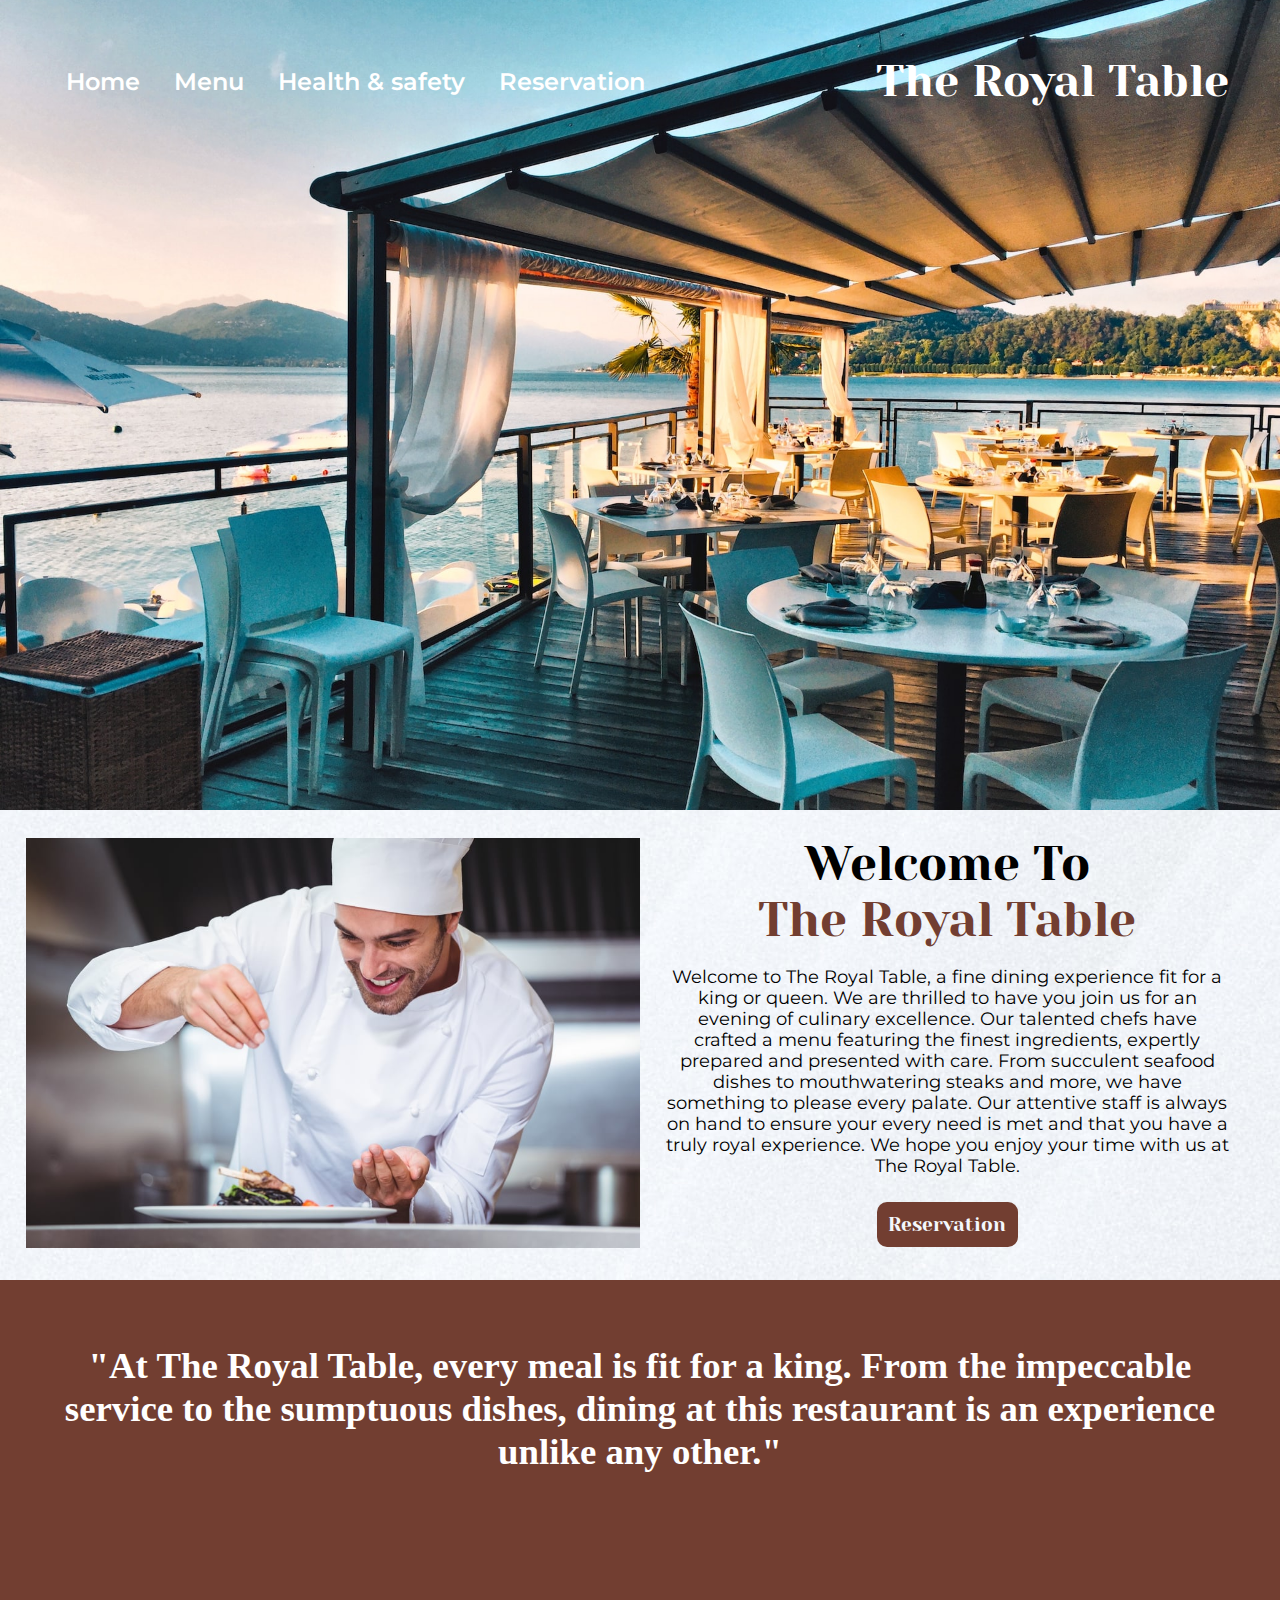
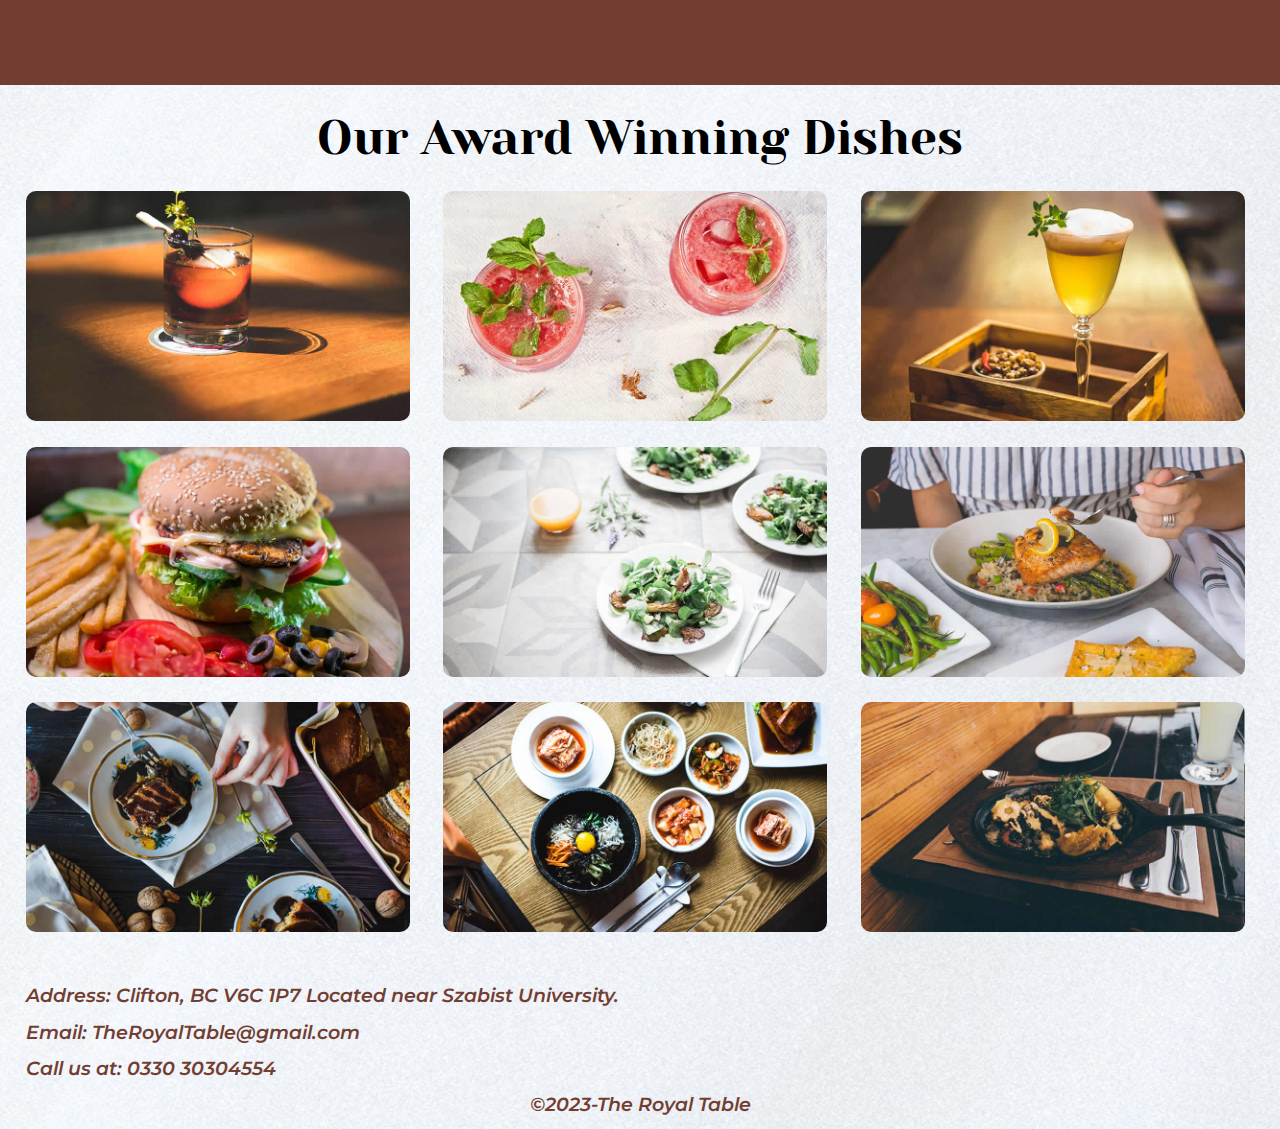
<file: index.html>
<!DOCTYPE html>
<html lang="en">
  <head>
    <meta charset="UTF-8" />
    <meta http-equiv="X-UA-Compatible" content="IE=edge" />

    <meta name="description" content="Experience royal dining at The Royal Table, a luxurious restaurant offering delectable dishes and impeccable service."/>
    <meta name="viewport" content="width=device-width, initial-scale=1.0" />
    <link rel="stylesheet" href="style.css" />
    <link rel="shortcut icon" href="fav.png?" type="image/x-icon" />
    <script src="script.js" defer></script>
    <title>The Royal Table</title>
  </head>
  <body>
    <header>
      <nav class="nav">
        <ul>
          <li><a href="index.html">Home</a></li>
          <li><a href="Menu.html">Menu</a></li>
          <li><a href="health&safety.html">Health & safety</a></li>
          <li><a href="reservation.html">Reservation</a></li>
        </ul>
        <p class="logo">
          The Royal Table
        </p>
      </nav>
      <div class="forsmallscreen">
      <img src="menu.png" alt="" height="30px" id="menu_logo" />
      <p class="logo_small">
        The Royal Table
      </p>
    </div>
      <div class="small_screen">
        <nav>
          <ul>
            <li><a href="index.html">Home</a></li>
            <li><a href="Menu.html">Menu</a></li>
            <li><a href="health&safety.html">Health & safety</a></li>
            <li><a href="reservation.html">Reservation</a></li>
          </ul>
        </nav>
      </div>
    </header>
    <section class="section1">
      <div>
        <img src="master_chef.jpg" alt="" />
      </div>
      <div>
        <h2>Welcome To <br /><span>The Royal Table</span></h2>
        <p>
          Welcome to The Royal Table, a fine dining experience fit for a king or
          queen. We are thrilled to have you join us for an evening of culinary
          excellence. Our talented chefs have crafted a menu featuring the
          finest ingredients, expertly prepared and presented with care. From
          succulent seafood dishes to mouthwatering steaks and more, we have
          something to please every palate. Our attentive staff is always on
          hand to ensure your every need is met and that you have a truly royal
          experience. We hope you enjoy your time with us at The Royal Table.
        </p>
        <p class="btn"><a href="reservation.html">Reservation</a></p>
      </div>
    </section>
    <section class="section2">
      <p class="quote">
        "At The Royal Table, every meal is fit for a king. From the impeccable service to the sumptuous dishes, dining at this restaurant is an experience unlike any other."
      </p>
    </section>
    <section class="section3">
      <h1>Our Award Winning Dishes</h1>
      <div class="grid">
        <div>
          <img src="img-01.jpg" alt="not found" />
        </div>
        <div>
          <img src="img-02.jpg" alt="not found" />
        </div>
        <div>
          <img src="img-03.jpg" alt="not found" />
        </div>
        <div>
          <img src="img-04.jpg" alt="not found" />
        </div>
        <div>
          <img src="img-05.jpg" alt="not found" />
        </div>
        <div>
          <img src="img-06.jpg" alt="not found" />
        </div>
        <div>
          <img src="img-07.jpg" alt="not found" />
        </div>
        <div>
          <img src="img-08.jpg" alt="not found" />
        </div>
        <div>
          <img src="img-09.jpg" alt="not found" />
        </div>
      </div>
    </section>
    <footer>
      <address>
        <p>Address: Clifton, BC V6C 1P7 Located near Szabist University.</p>
        <p>Email: <a href="mailto:TheRoyalTable@gmail.com">TheRoyalTable@gmail.com</a></p>
        <p>Call us at: <a href="tel:0330 30304554">0330 30304554</a></p>
        <p class="copy">&copy;2023-The Royal Table</p>
    </footer>
  </body>
</html>
</file>
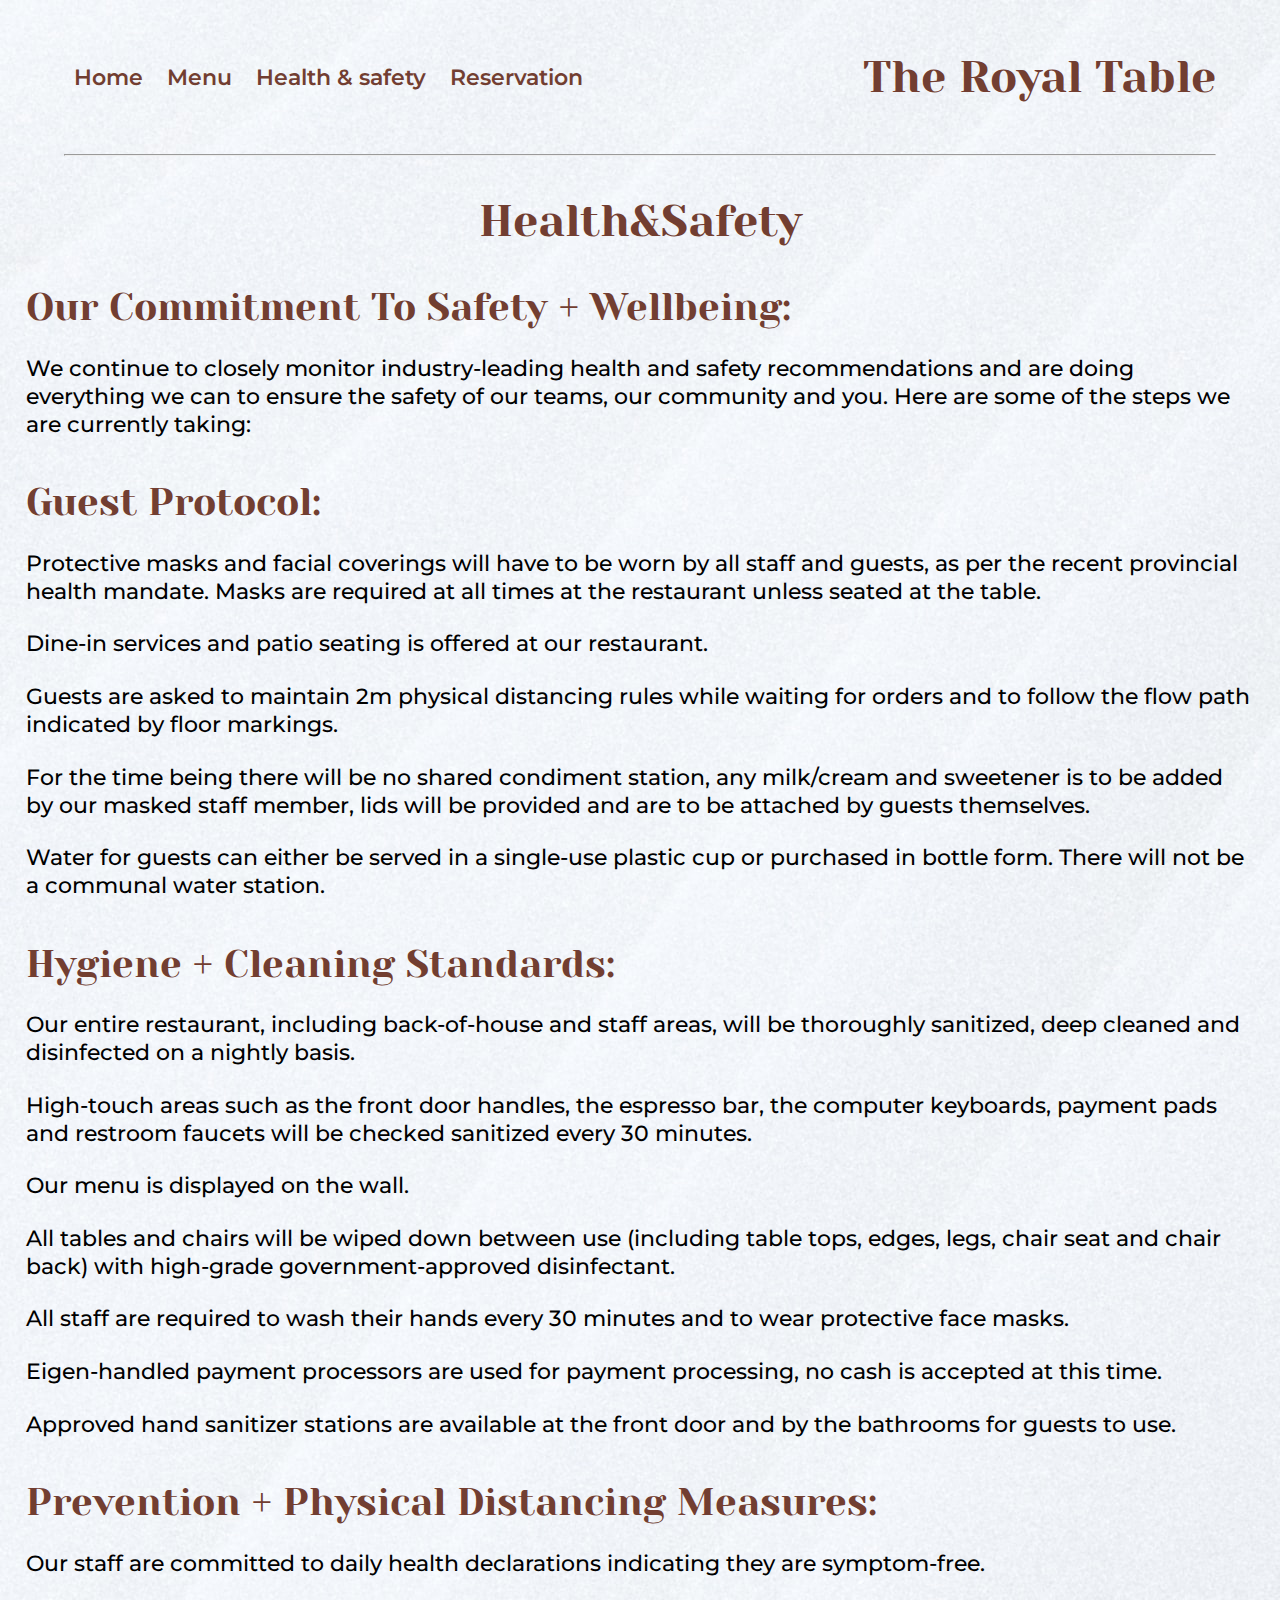
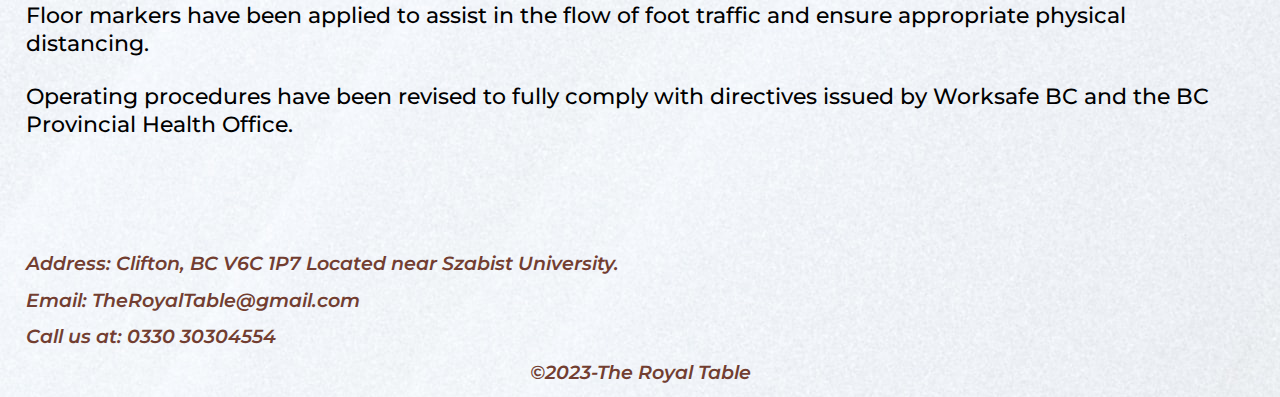
<file: health&safety.html>
<!DOCTYPE html>
<html lang="en">
  <head>
    <meta charset="UTF-8" />
    <meta http-equiv="X-UA-Compatible" content="IE=edge" />
    <meta name="viewport" content="width=device-width, initial-scale=1.0" />
    <link rel="stylesheet" href="health.css" />
    <link rel="stylesheet" href="style.css" />
    <script src="script.js" defer></script>
    <link rel="shortcut icon" href="fav.png?" type="image/x-icon" />
    <title>The Royal Table | Health & Safety</title>
  </head>
  <body>
    <nav id="nav" class="nav">
      <ul>
        <li><a href="index.html">Home</a></li>
        <li><a href="Menu.html">Menu</a></li>
        <li><a href="health&safety.html">Health & safety</a></li>
        <li><a href="reservation.html">Reservation</a></li>
      </ul>
      <p class="logo">The Royal Table </p>
    </nav>
    <div class="forsmallscreen">
    <img src="menu.png" alt="" height="30px" id="menu_logo" />
    <p class="logo_small">The Royal Table</p>
</div>
    <div class="small_screen">
      <nav>
        <ul>
          <li><a href="index.html">Home</a></li>
          <li><a href="Menu.html">Menu</a></li>
          <li><a href="health&safety.html">Health & safety</a></li>
          <li><a href="reservation.html">Reservation</a></li>
        </ul>
      </nav>
    </div>
    <hr />
    <h1>Health&Safety</h1>
    <section>
      <h3>Our Commitment To Safety + Wellbeing:</h3>
      <p>
        We continue to closely monitor industry-leading health and safety
        recommendations and are doing everything we can to ensure the safety of
        our teams, our community and you. Here are some of the steps we are
        currently taking:
      </p>
      <br />
      <h3>Guest Protocol:</h3>
      <p>
        Protective masks and facial coverings will have to be worn by all staff
        and guests, as per the recent provincial health mandate. Masks are
        required at all times at the restaurant unless seated at the table.
      </p>
      <p>Dine-in services and patio seating is offered at our restaurant.</p>
      <p>
        Guests are asked to maintain 2m physical distancing rules while waiting
        for orders and to follow the flow path indicated by floor markings.
      </p>
      <p>
        For the time being there will be no shared condiment station, any
        milk/cream and sweetener is to be added by our masked staff member, lids
        will be provided and are to be attached by guests themselves.
      </p>
      <p>
        Water for guests can either be served in a single-use plastic cup or
        purchased in bottle form. There will not be a communal water station.
      </p>
      <br />
      <h3>Hygiene + Cleaning Standards:</h3>
      <p>
        Our entire restaurant, including back-of-house and staff areas, will be
        thoroughly sanitized, deep cleaned and disinfected on a nightly basis.
      </p>
      <p>
        High-touch areas such as the front door handles, the espresso bar, the
        computer keyboards, payment pads and restroom faucets will be checked
        sanitized every 30 minutes.
      </p>
      <p>Our menu is displayed on the wall.</p>
      <p>
        All tables and chairs will be wiped down between use (including table
        tops, edges, legs, chair seat and chair back) with high-grade
        government-approved disinfectant.
      </p>
      <p>
        All staff are required to wash their hands every 30 minutes and to wear
        protective face masks.
      </p>
      <p>
        Eigen-handled payment processors are used for payment processing, no
        cash is accepted at this time.
      </p>
      <p>
        Approved hand sanitizer stations are available at the front door and by
        the bathrooms for guests to use.
      </p>
      <br />
      <h3>Prevention + Physical Distancing Measures:</h3>
      <p>
        Our staff are committed to daily health declarations indicating they are
        symptom-free.
      </p>
      <p>
        Floor markers have been applied to assist in the flow of foot traffic
        and ensure appropriate physical distancing.
      </p>
      <p>
        Operating procedures have been revised to fully comply with directives
        issued by Worksafe BC and the BC Provincial Health Office.
      </p>
    </section>
    <footer>
        <address>
          <p>Address: Clifton, BC V6C 1P7 Located near Szabist University.</p>
          <p>Email: <a href="mailto:TheRoyalTable@gmail.com">TheRoyalTable@gmail.com</a></p>
          <p>Call us at: <a href="tel:0330 30304554">0330 30304554</a></p>
          <p class="copy">&copy;2023-The Royal Table</p>
      </footer>
   
  </body>
</html>
</file>
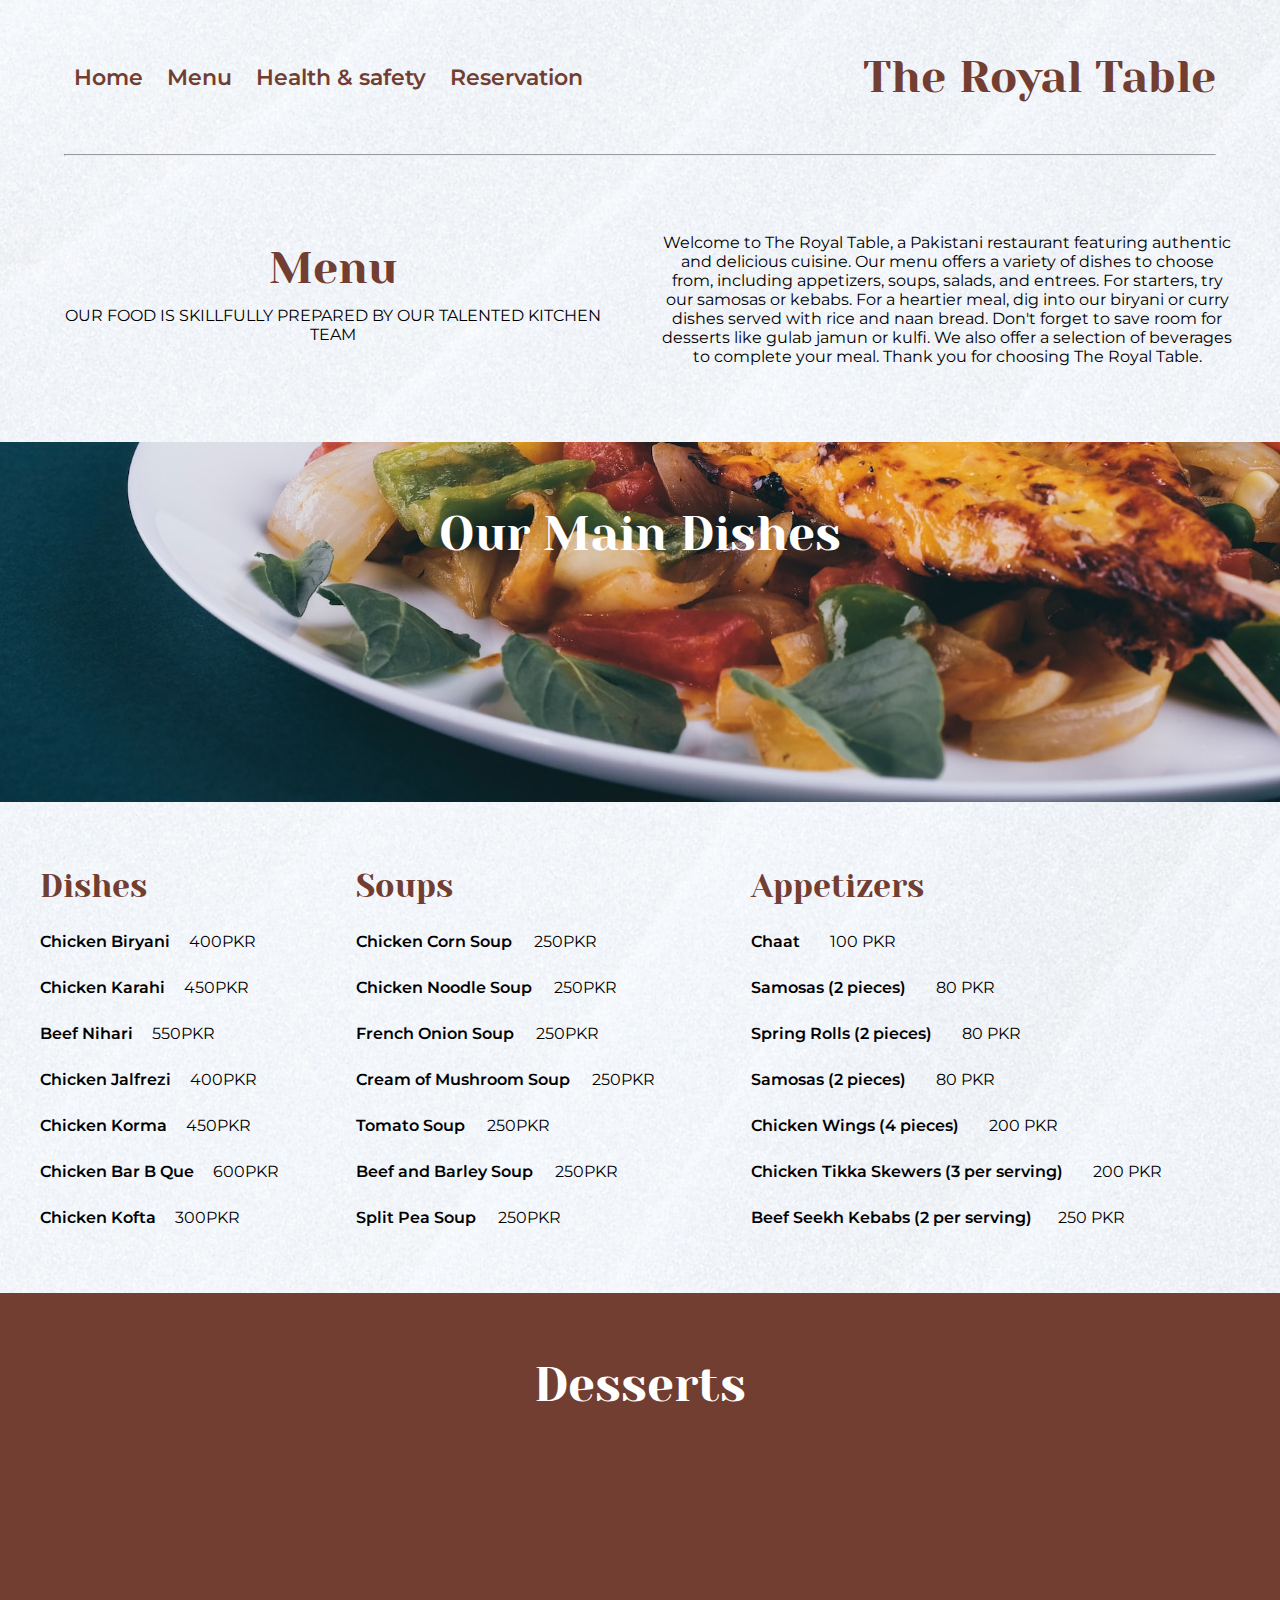
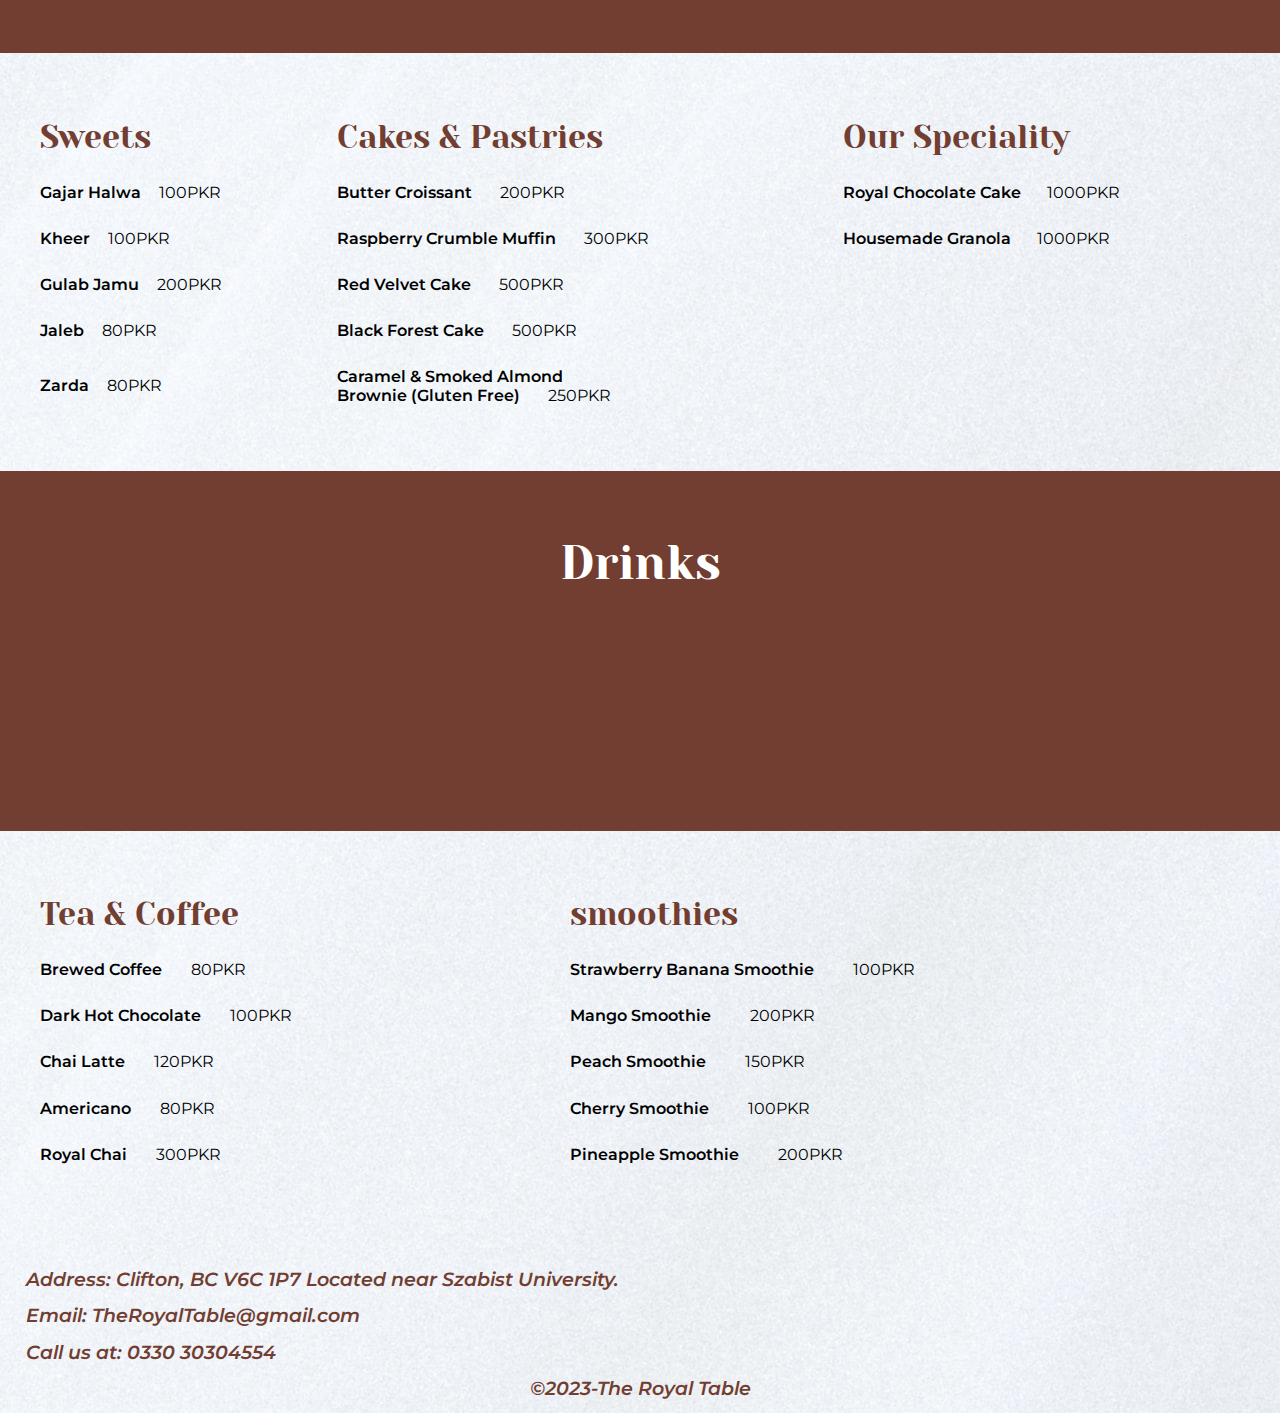
<file: Menu.html>
<!DOCTYPE html>
<html lang="en">
  <head>
    <meta charset="UTF-8" />
    <meta http-equiv="X-UA-Compatible" content="IE=edge" />
    <meta name="viewport" content="width=device-width, initial-scale=1.0" />
    <link rel="stylesheet" href="menu.css" />
    <link rel="stylesheet" href="style.css" />
    <link rel="stylesheet" href="health.css" />
    <script src="script.js" defer></script>
    <link rel="shortcut icon" href="fav.png?" type="image/x-icon" />
    <title>The Royal Table | Menu</title>
  </head>
  <body>
    <nav id="nav" class="nav">
      <ul>
        <li><a href="index.html">Home</a></li>
        <li><a href="Menu.html">Menu</a></li>
        <li><a href="health&safety.html">Health & safety</a></li>
        <li><a href="reservation.html">Reservation</a></li>
      </ul>
      <p class="logo">The Royal Table</p>
    </nav>
    <div class="forsmallscreen">
      <img src="menu.png" alt="" height="30px" id="menu_logo" />
      <p class="logo_small">The Royal Table</p>
    </div>
    <div class="small_screen">
      <nav>
        <ul>
          <li><a href="index.html">Home</a></li>
          <li><a href="Menu.html">Menu</a></li>
          <li><a href="health&safety.html">Health & safety</a></li>
          <li><a href="reservation.html">Reservation</a></li>
        </ul>
      </nav>
    </div>
    <hr />

    <div class="menu">
      <div>
        <h2>Menu</h2>
        <p>OUR FOOD IS SKILLFULLY PREPARED BY OUR TALENTED KITCHEN TEAM</p>
      </div>
      <div>
        <p>
          Welcome to The Royal Table, a Pakistani restaurant featuring authentic
          and delicious cuisine. Our menu offers a variety of dishes to choose
          from, including appetizers, soups, salads, and entrees. For starters,
          try our samosas or kebabs. For a heartier meal, dig into our biryani
          or curry dishes served with rice and naan bread. Don't forget to save
          room for desserts like gulab jamun or kulfi. We also offer a selection
          of beverages to complete your meal. Thank you for choosing The Royal
          Table.
        </p>
      </div>
    </div>
    <div class="main">
      <div class="background">
        <h2>Our Main Dishes</h2>
      </div>
      <table>
        <thead>
          <tr>
            <th>Dishes</th>
            <th>Soups</th>
            <th>Appetizers</th>
          </tr>
        </thead>
        <tbody>
          <tr>
            <td>Chicken Biryani <span>400PKR</span></td>
            <td>Chicken Corn Soup <span>250PKR</span></td>
            <td>Chaat <span>100 PKR</span></td>
          </tr>
          <tr>
            <td>Chicken Karahi <span>450PKR</span></td>
            <td>Chicken Noodle Soup <span>250PKR</span></td>
            <td>Samosas (2 pieces) <span>80 PKR</span></td>
          </tr>
          <tr>
            <td>Beef Nihari <span>550PKR</span></td>
            <td>French Onion Soup <span>250PKR</span></td>
            <td>Spring Rolls (2 pieces) <span>80 PKR</span></td>
          </tr>
          <tr>
            <td>Chicken Jalfrezi <span>400PKR</span></td>
            <td>Cream of Mushroom Soup <span>250PKR</span></td>
            <td>Samosas (2 pieces) <span>80 PKR</span></td>
          </tr>
          <tr>
            <td>Chicken Korma <span>450PKR</span></td>
            <td>Tomato Soup <span>250PKR</span></td>
            <td>Chicken Wings (4 pieces) <span>200 PKR</span></td>
          </tr>
          <tr>
            <td>Chicken Bar B Que <span>600PKR</span></td>
            <td>Beef and Barley Soup <span>250PKR</span></td>
            <td>
              Chicken Tikka Skewers (3 per serving) <span>200 PKR</span>
            </td>
          </tr>
          <tr>
            <td>Chicken Kofta <span>300PKR</span></td>
            <td>Split Pea Soup <span>250PKR</span></td>
            <td>Beef Seekh Kebabs (2 per serving)<span>250 PKR</span></td>
          </tr>
        </tbody>
      </table>
    </div>
    <div class="dessert">
      <div class="background2">
        <h2>Desserts</h2>
      </div>
      <table>
        <thead>
          <tr>
            <th>Sweets</th>
            <th>Cakes & Pastries</th>
            <th>Our Speciality</th>
          </tr>
        </thead>
        <tbody>
          <tr>
            <td>Gajar Halwa <span>100PKR</span></td>
            <td>Butter Croissant <span>200PKR</span></td>
            <td>Royal Chocolate Cake <span>1000PKR</span></td>
          </tr>
          <tr>
            <td>Kheer <span>100PKR</span></td>
            <td>Raspberry Crumble Muffin <span>300PKR</span></td>
            <td>Housemade Granola <span>1000PKR</span></td>
          </tr>
          <tr>
            <td>Gulab Jamu <span>200PKR</span></td>
            <td>Red Velvet Cake <span>500PKR</span></td>
          </tr>
          <tr>
            <td>Jaleb <span>80PKR</span></td>
            <td>Black Forest Cake <span>500PKR</span></td>
          </tr>
          <tr>
            <td>Zarda <span>80PKR</span></td>
            <td>Caramel & Smoked Almond <br> Brownie (Gluten Free) <span>250PKR</span></td>
          </tr>
        </tbody>
      </table>
    </div>
    <div class="drink">
        <div class="background3">
            <h2>Drinks</h2>
          </div>
    
      <table>
        <thead>
            <tr>
                <th>Tea & Coffee</th>
                <th>smoothies</th>
            </tr>
        </thead>
        <tbody>
            <tr>
                <td>Brewed Coffee <span>80PKR</span></td>
                <td>Strawberry Banana Smoothie <span>100PKR</span></td>
            </tr>
            <tr>
                <td>Dark Hot Chocolate <span>100PKR</span></td>
                <td>Mango Smoothie <span>200PKR</span></td>
            </tr>
            <tr>
                <td>Chai Latte <span>120PKR</span></td>
                <td>Peach Smoothie <span>150PKR</span></td>
            </tr>
            <tr>
                <td>Americano <span>80PKR</span></td>
                <td>Cherry Smoothie <span>100PKR</span></td>
            </tr>
            <tr>
                <td>Royal Chai <span>300PKR</span></td>
                <td>Pineapple Smoothie <span>200PKR</span></td>
            </tr>
        </tbody>
      </table>
    </div>
      <footer>
        <address>
          <p>Address: Clifton, BC V6C 1P7 Located near Szabist University.</p>
          <p>Email: <a href="mailto:TheRoyalTable@gmail.com">TheRoyalTable@gmail.com</a></p>
          <p>Call us at: <a href="tel:0330 30304554">0330 30304554</a></p>
          <p class="copy">&copy;2023-The Royal Table</p>
      </footer>
  </body>
</html>
</file>
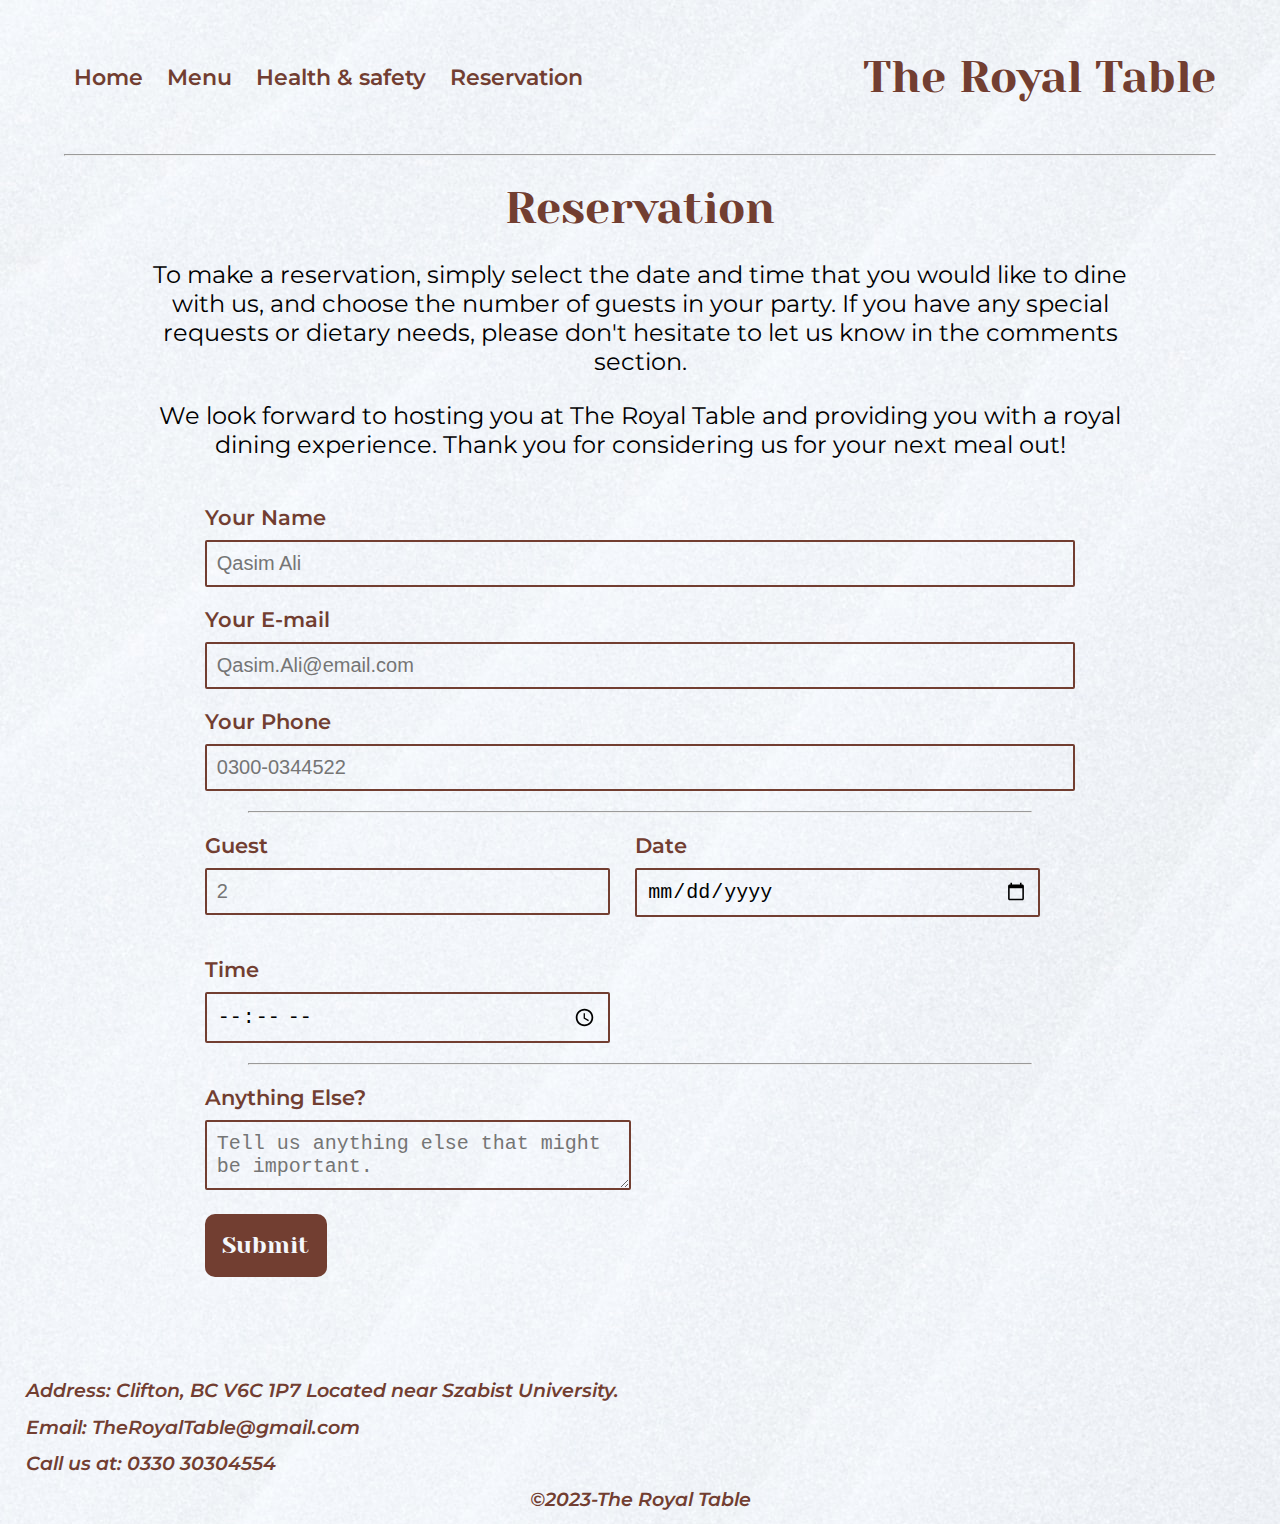
<file: reservation.html>
<!DOCTYPE html>
<html lang="en">

<head>
    <meta charset="UTF-8" />
    <meta http-equiv="X-UA-Compatible" content="IE=edge" />
    <meta name="viewport" content="width=device-width, initial-scale=1.0" />
    <link rel="stylesheet" href="reservation.css" />
    <link rel="stylesheet" href="health.css" />
    <link rel="stylesheet" href="style.css" />
    <script src="script.js" defer></script>
    <link rel="shortcut icon" href="fav.png?" type="image/x-icon" />
    <title>The Royal Table | Reservation</title>
</head>

<body>
    <nav id="nav" class="nav">
        <ul>
            <li><a href="index.html">Home</a></li>
            <li><a href="Menu.html">Menu</a></li>
            <li><a href="health&safety.html">Health & safety</a></li>
            <li><a href="reservation.html">Reservation</a></li>
        </ul>
        <p class="logo">The Royal Table</p>
    </nav>
    <div class="forsmallscreen">
        <img src="menu.png" alt="" height="30px" id="menu_logo" />
        <p class="logo_small">The Royal Table</p>
    </div>
    <div class="small_screen">
        <nav>
            <ul>
                <li><a href="index.html">Home</a></li>
                <li><a href="Menu.html">Menu</a></li>
                <li><a href="health&safety.html">Health & safety</a></li>
                <li><a href="reservation.html">Reservation</a></li>
            </ul>
        </nav>
    </div>
    <hr />

    <div class="res">
        <h1>Reservation</h1>
        <p>
            To make a reservation, simply select the date and time that you would
            like to dine with us, and choose the number of guests in your party. If
            you have any special requests or dietary needs, please don't hesitate to
            let us know in the comments section.
        </p>
        <p>
            We look forward to hosting you at The Royal Table and providing you with
            a royal dining experience. Thank you for considering us for your next
            meal out!
        </p>
        <div class="form">
            <form action="#" method="post">
                <div class="elem-group">
                    <label for="name">Your Name</label>
                    <input type="text" id="name" name="visitor_name" placeholder="Qasim Ali" pattern="[A-Z\sa-z]{3,20}"
                        required/>
                </div>
                <div class="elem-group">
                    <label for="email">Your E-mail</label>
                    <input type="email" id="email" name="visitor_email" placeholder="Qasim.Ali@email.com" required />
                </div>
                <div class="elem-group">
                    <label for="phone">Your Phone</label>
                    <input type="tel" id="phone" name="visitor_phone" placeholder="0300-0344522"
                         required />
                </div>
                <hr />
                <div class="elem-group inlined">
                    <label for="adult">Guest</label>
                    <input type="number" id="guest" name="total_guest" placeholder="2" min="1" required />
                </div>
                <div class="elem-group inlined">
                    <label for="date">Date</label>
                    <input type="date" id="date" name="date" required />
                </div>
                <div class="elem-group inlined">
                    <label for="time">Time</label>
                    <input type="time" id="time" name="time" required />
                </div>
                <hr />
                <div class="elem-group">
                    <label for="message">Anything Else?</label>
                    <textarea id="message" name="customer_message"
                        placeholder="Tell us anything else that might be important." ></textarea>
                </div>
                <button type="submit">Submit</button>
            </form>
        </div>
    </div>
    <footer>
        <address>
            <p>Address: Clifton, BC V6C 1P7 Located near Szabist University.</p>
            <p>Email: <a href="mailto:TheRoyalTable@gmail.com">TheRoyalTable@gmail.com</a></p>
            <p>Call us at: <a href="tel:0330 30304554">0330 30304554</a></p>
            <p class="copy">&copy;2023-The Royal Table</p>
    </footer>
</body>

</html>
</file>
<file: style.css>
@import url("https://fonts.googleapis.com/css2?family=Yeseva+One&display=swap");
@import url("https://fonts.googleapis.com/css2?family=Montserrat:ital,wght@0,400;0,500;0,600;1,400;1,500;1,600&display=swap");

html {
  scroll-behavior: smooth;
}

* {
  margin: 0;
  padding: 0;
  box-sizing: border-box;
}

body {
  background-image: url(body-background.jpg);
}

header {
  background-image: url(header-background.jpg);
  background-repeat: no-repeat;
  background-size: cover;
  background-position: center center;
  width: 100%;
  height: 90vh;
  background-color: rgb(176, 154, 125);
  background-attachment: fixed;
}

.nav {
  height: 20%;
  display: flex;
  justify-content: space-between;
  align-items: center;
  padding: 2% 4%;
}

ul {
  list-style: none;
}

ul li {
  display: inline-block;
  padding: 0px 15px;
}

ul li a {
  transition: all 400ms ease-in-out;
  text-decoration: none;
  color: white;
  font-size: 1.5rem;
  font-weight: 600;
  font-family: "Montserrat", sans-serif;
}

ul li a:hover {
  color: rgb(114, 62, 49);
}

.logo {
  font-family: "Yeseva One", cursive;
  font-weight: 400;
  font-size: 2.8rem;
  color: white;
}

.section1 {
  display: flex;
  margin: 2%;
  align-items: center;
}

.section1 div {
  width: 50vw;
}

.section1 img {
  width: 100%;
}

.section1 h2 {
  font-family: "Yeseva One", cursive;
  text-align: center;
  font-size: 3rem;
  font-weight: 400;
}

.section1 h2 span {
  color: rgb(114, 62, 49);
}

.section1 p {
  text-align: center;
  padding: 3% 4%;
  font-size: 1.1rem;
  font-family: "Montserrat", sans-serif;
}

.btn a {
  margin: auto;
  width: fit-content;
  padding: 2%;
  border: none;
  font-size: 1.2rem;
  font-family: "Yeseva One", cursive;
  font-weight: 400;
  border-radius: 10px;
  cursor: pointer;
  text-align: center;
  transition: all 400ms ease-in-out;
  color: rgb(244, 247, 252);
  text-decoration: none;
  background: rgb(114, 62, 49);
}

.btn a:hover {
  background-color: transparent;
  color: rgb(114, 62, 49);
}

.section2 {
  background-image: url(section2-bg.jpg);
  background-repeat: no-repeat;
  background-size: cover;
  background-position: center center;
  background-attachment: fixed;
  width: 100%;
  padding: 5%;
  height: 45vh;
  background-color: rgb(114, 62, 49);
}

.section2 .quote {
  text-align: center;
  font-size: 2.3rem;
  color: white;
  font-weight: bold;
}

.section3 {
  margin: 2%;
}

.section3 h1 {
  text-align: center;
  margin: 2% 0;
  font-size: 3rem;
  font-family: "Yeseva One", cursive;
  font-weight: 400;
}

.grid {
  display: grid;
  grid-template-columns: repeat(3, 1fr);
  grid-template-rows: repeat(3, 1fr);
  grid-column-gap: 2%;
  grid-row-gap: 3%;
}

.grid div {
  width: 30vw;
}

.grid img {
  border-radius: 10px;
  width: 100%;
  transition: transform 400ms ease-in-out;
}

.grid img:hover {
  transform: scale(1.1);
}

footer {
  margin-top: 5%;
  padding: 1% 2%;
  height: auto;
  width: 100%;
  font-family: "Montserrat", sans-serif;
  font-size: 1.2rem;
  font-weight: 600;
  color: rgb(114, 62, 49);
}

footer a {
  text-decoration: none;
  color: rgb(114, 62, 49);
  transition: all 400ms ease-in-out;
}

footer a:hover {
  color: black;
}

footer p {
  padding-top: 1%;
}

footer .copy {
  text-align: center;
}

.small_screen {
  display: none;
}

.logo_small {
  display: none;
}

#menu_logo {
  display: none;
}

hr {
  width: 90%;
  margin: auto;
  background-color: rgb(114, 62, 49);
}

@media only screen and (max-width: 1204px) {
  header {
    height: 80vh;
  }

  .nav {
    display: none;
  }

  .forsmallscreen {
    padding: 2% 4%;
  }

  .logo_small {
    display: inline-block;
    text-align: center;
    font-family: "Yeseva One", cursive;
    font-weight: 400;
    font-size: 2.8rem;
    color: rgb(114, 62, 49);
    padding-left: 20%;
  }

  #menu_logo {
    cursor: pointer;
    display: inline-block;
  }

  .small_screen {
    background-color: rgba(114, 62, 49, 0.622);
    display: none;
    transition: all 400ms ease-out;
    padding-left: 3%;
  }

  .small_screen li {
    padding: 6px;
    display: flex;
    flex-direction: row;
    justify-content: flex-start;
    transition: all 400ms ease-out;
  }

  .small_screen li:hover {
    color: rgb(114, 62, 49);
  }

  .blue {
    display: block;
    transition: all 400ms ease-out;
  }

  .section1 {
    flex-direction: column;
    margin: 2% 4%;
  }

  .section1 div {
    width: 94vw;
  }

  .section1 h2 {
    font-size: 2rem;
  }

  .section1 p {
    font-size: 1rem;
  }

  .section2 {
    padding: 10%;
    height: 50vh;
  }

  .section2 .quote {
    padding: auto 5%;
    height: 50vh;
  }

  .section3 h1 {
    font-size: 2rem;
  }

  .grid {
    grid-template-columns: repeat(2, 1fr);
    grid-template-rows: repeat(2, 1fr);
    grid-column-gap: 2%;
    grid-row-gap: 1%;
  }

  .grid div {
    width: 46vw;
  }

  .grid img:hover {
    transform: scale(1);
  }

  footer {
    margin-top: 10%;
    font-size: 1.2rem;
  }

  footer p {
    padding-top: 2%;
  }
}

@media only screen and (max-width: 600px) {
  .logo_small {
    padding-left: 10%;
  }
}
</file>
<file: health.css>
#nav {
  display: flex;
  justify-content: space-between;
  align-items: center;
  margin: 2% 1%;
}
#nav a {
  transition: all 600ms ease 0;
  text-decoration: none;
  color: rgb(114, 62, 49);
  font-size: 1.4rem;
  font-weight: 600;
  font-family: "Montserrat", sans-serif;
}
#nav li {
  display: inline-block;
  padding: 0px 10px;
}
#nav .logo {
  color: rgb(114, 62, 49);
  font-family: "Yeseva One", cursive;
  font-weight: 400;
  font-size: 2.8rem;
  overflow: hidden;
  white-space: normal;
  padding: 0;
}
#nav a:hover {
  color: black;
}
h1 {
  text-align: center;
  margin-top: 3%;
  font-family: "Yeseva One", cursive;
  font-weight: 400;
  font-size: 2.8rem;
  color: rgb(114, 62, 49);
}
section {
  margin: 3% 2%;
}
section h3 {
  font-family: "Yeseva One", cursive;
  font-weight: 400;
  font-size: 2.4rem;
  color: rgb(114, 62, 49);
  padding-bottom: 2%;
}
section p {
  padding-bottom: 2%;
  font-size: 1.4rem;
  font-weight: 500;
  font-family: "Montserrat", sans-serif;
}
@media only screen and (max-width: 1204px) {
  #nav {
    display: none;
  }
  h1 {
    margin-top: 4%;
    font-size: 2.4rem;
  }
  section h3 {
    font-size: 1.8rem;
    padding-bottom: 2%;
  }
  section p {
    padding-bottom: 2%;
    font-size: 1rem;
  }
}
</file>
<file: menu.css>
.menu {
  display: flex;
  justify-content: space-between;
  align-items: center;
  margin: 5% 2%;
}
.menu div {
  width: 50%;
}
.menu h2 {
  text-align: center;
  font-family: "Yeseva One", cursive;
  font-weight: 400;
  font-size: 2.8rem;
  color: rgb(114, 62, 49);
}
.menu p {
  text-align: center;
  padding: 2% 3%;
  font-size: 1rem;
  font-weight: 400;
  font-family: "Montserrat", sans-serif;
}
.background {
  background-image: url(background-menu-2.jpg);
  background-repeat: no-repeat;
  background-size: cover;
  background-position: center center;
  background-attachment: fixed;
  width: 100%;
  padding: 5%;
  height: 40vh;
  background-color: rgb(114, 62, 49);
}
.background2 {
  background-image: url(background-menu-2.jpg);
  background-repeat: no-repeat;
  background-size: cover;
  background-position: center center;
  background-attachment: fixed;
  width: 100%;
  padding: 5%;
  height: 40vh;
  background-color: rgb(114, 62, 49);
}
.background2 {
  background-image: url(background-menu-3.jpg);
  background-repeat: no-repeat;
  background-size: cover;
  background-position: center center;
  background-attachment: fixed;
  width: 100%;
  padding: 5%;
  height: 40vh;
  background-color: rgb(114, 62, 49);
}
.background3 {
  background-image: url(background-menu-1.jpg);
  background-repeat: no-repeat;
  background-size: cover;
  background-position: center center;
  background-attachment: fixed;
  width: 100%;
  padding: 5%;
  height: 40vh;
  background-color: rgb(114, 62, 49);
}
.background h2,
.background2 h2,
.background3 h2 {
  font-family: "Yeseva One", cursive;
  text-align: center;
  font-size: 3rem;
  font-weight: 400;
  color: white;
}
table {
  width: 98%;
  margin: 4% 2%;
}
th {
  text-align: left;
  font-family: "Yeseva One", cursive;
  font-weight: 400;
  font-size: 2rem;
  color: rgb(114, 62, 49);
  padding: 1%;
}
td {
  font-size: 1rem;
  font-weight: 600;
  font-family: "Montserrat", sans-serif;
  text-align: left;
  padding: 1%;
}
td span {
  padding-left: 5%;
  font-weight: 400;
}
@media only screen and (max-width: 1204px) {
  .menu {
    flex-direction: column;
  }
  .menu div {
    width: 100%;
  }
  .menu h2 {
    font-size: 2.4rem;
  }
  .menu p {
    font-size: 1rem;
  }
  .background,
  .background2,
  .background3 {
    padding: 15%;
    height: 40vh;
  }
  th {
    text-align: center;
    font-size: 1.8rem;
  }
  td {
    text-align: center;
    font-size: 0.8rem;
  }
  td span {
    display: block;
  }
}
</file>
<file: reservation.css>
.res {
  margin: 2% auto;
  font-family: "Montserrat", sans-serif;
}
.res h1 {
  text-align: center;
  font-family: "Yeseva One", cursive;
  font-weight: 400;
  font-size: 2.8rem;
  color: rgb(114, 62, 49);
  margin: 1%;
}
.res p {
  text-align: center;
  padding: 1% 10%;
  font-size: 1.5rem;
  font-weight: 400;
}
.form {
  width: 70%;
  margin: 0 auto;
  padding: 1%;
}
div.elem-group {
  margin: 20px auto;
}
div.elem-group.inlined {
  width: 49%;
  display: inline-block;
}
label {
  display: block;
  font-weight: lighter;
  padding-bottom: 10px;
  font-size: 1.3rem;
  font-weight: 600;
  color: rgb(114, 62, 49);
}
input,
select,
textarea {
  background-color: transparent;
  border-radius: 2px;
  border: 2px solid rgb(114, 62, 49);
  font-size: 1.25rem;
  width: 100%;
  padding: 10px;
}
div.elem-group.inlined input {
  width: 95%;
  display: inline-block;
}
textarea {
  height: auto;
  width: 49%;
}
button {
  width: fit-content;
  padding: 2%;
  background: rgb(114, 62, 49);
  border: none;
  color: rgb(244, 247, 252);
  font-size: 1.5rem;
  font-family: "Yeseva One", cursive;
  font-weight: 400;
  border-radius: 10px;
  cursor: pointer;
  text-align: center;
  transition: all 400ms ease-in-out;
}
button:hover {
  background-color: transparent;
  color: rgb(114, 62, 49);
}
@media only screen and (max-width: 1204px) {
  .form {
    width: 85%;
  }
  .res h1 {
    font-size: 2.4rem;
  }
  .res p {
    font-size: 1rem;
  }
  button{
    padding: 4%;
  }
}
</file>
